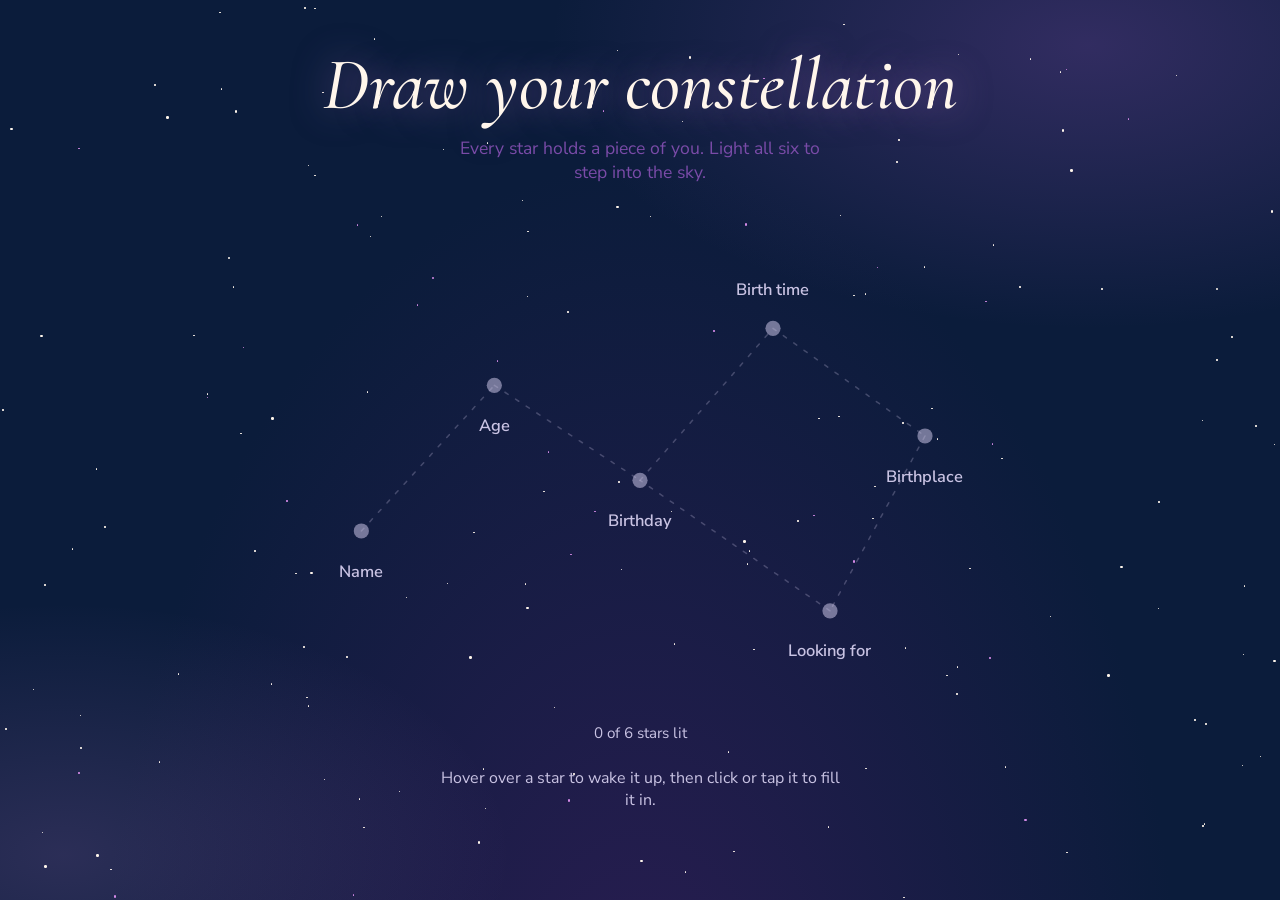
<file: profile.html>
<!DOCTYPE html>
<html lang="en">
<head>
  <meta charset="UTF-8">
  <meta name="viewport" content="width=device-width, initial-scale=1">
  <title>Draw your constellation | Written in the Stars</title>
  <link rel="preconnect" href="https://fonts.googleapis.com">
  <link rel="preconnect" href="https://fonts.gstatic.com" crossorigin>
  <link href="https://fonts.googleapis.com/css2?family=Cormorant+Garamond:ital,wght@0,500;0,600;1,500&family=Nunito+Sans:wght@400;600;700&display=swap" rel="stylesheet">
  <link rel="stylesheet" href="profile.css">
</head>
<body>

  <!-- Twinkling background stars (made by profile.js) -->
  <div id="sky-bg" aria-hidden="true"></div>

  <main class="page">

    <!-- ========== TITLE ========== -->
    <header class="title-block">
      <h1>Draw your constellation</h1>
      <p id="subtitle" class="subtitle">Every star holds a piece of you. Light all six to step into the sky.</p>
    </header>

    <!-- ========== THE CONSTELLATION ========== -->
    <!-- The stars and lines get drawn here by profile.js -->
    <svg id="constellation" viewBox="0 0 600 400" aria-label="Your profile constellation. Each star is one question.">
      <defs>
        <filter id="soft" x="-100%" y="-100%" width="300%" height="300%">
          <feGaussianBlur stdDeviation="5" />
        </filter>
        <filter id="line-glow" x="-20%" y="-20%" width="140%" height="140%">
          <feGaussianBlur stdDeviation="2" result="blur" />
          <feMerge><feMergeNode in="blur" /><feMergeNode in="SourceGraphic" /></feMerge>
        </filter>
      </defs>
      <g id="links"></g>
      <g id="stars"></g>
    </svg>

    <p id="progress" class="progress" aria-live="polite"></p>

    <!-- ========== SHOWS BEFORE YOU PICK A STAR ========== -->
    <p id="intro" class="intro">Hover over a star to wake it up, then click or tap it to fill it in.</p>

    <!-- ========== QUESTION PANEL (one star at a time) ========== -->
    <section id="panel" class="panel" hidden>
      <button type="button" class="close" id="close-panel" aria-label="Close">&times;</button>
      <form id="star-form" novalidate>
        <p id="panel-step" class="step"></p>
        <h2 id="panel-question"></h2>
        <div id="panel-fields" class="fields"></div>
        <p id="panel-error" class="error" aria-live="polite"></p>
        <button type="submit" class="btn">Light this star</button>
      </form>
    </section>

    <!-- ========== SHOWS WHEN ALL STARS ARE LIT ========== -->
    <div id="done" class="done" hidden>
      <button type="button" class="btn big" id="enter-sky">Enter the sky</button>
      <p id="saved-msg" class="hint" aria-live="polite"></p>
    </div>

  </main>

  <script src="profile.js"></script>
</body>
</html>
</file>
<file: profile.css>
/* ========== COLORS (change these to restyle everything) ========== */
:root {
  --night: #0B1C3B;       /* deepest background (team blue) */
  --deep: #132a52;        /* panel background */
  --violet: #7A4BA8;      /* purple glow (team purple) */
  --pink: #D58BE8;        /* main pink (team pink) */
  --blush: #f0d3f8;       /* light pink for lit stars */
  --starlight: #fff6ec;   /* bright text */
  --mist: #c9c3e3;        /* soft text */
}

* { box-sizing: border-box; margin: 0; }

body {
  min-height: 100vh;
  font-family: "Nunito Sans", system-ui, sans-serif;
  color: var(--starlight);
  background-color: var(--night);
  /* soft purple and pink "nebula" clouds */
  background-image:
    radial-gradient(ellipse 60% 45% at 85% 5%, rgba(122, 75, 168, 0.35), transparent 70%),
    radial-gradient(ellipse 50% 40% at 5% 95%, rgba(213, 139, 232, 0.16), transparent 70%),
    radial-gradient(ellipse at 50% 120%, #2a1d52 0%, var(--night) 60%);
  background-attachment: fixed;
}

[hidden] { display: none !important; }

/* ========== PAGE LAYOUT ========== */
.page {
  max-width: 860px;
  margin: 0 auto;
  padding: 3rem 1.25rem 4rem;
  display: flex;
  flex-direction: column;
  align-items: center;
  text-align: center;
}

/* ========== TITLE ========== */
h1 {
  font-family: "Cormorant Garamond", Georgia, serif;
  font-style: italic;
  font-weight: 500;
  font-size: clamp(2.6rem, 7vw, 4.6rem);
  line-height: 1;
  text-shadow: 0 0 36px rgba(213, 139, 232, 0.5);
}

.subtitle {
  margin-top: 0.9rem;
  color: var(--violet);
  font-size: 1.1rem;
  max-width: 36ch;
  margin-inline: auto;
}

/* ========== THE CONSTELLATION ========== */
#constellation {
  width: 100%;
  max-width: 760px;
  height: auto;
  margin-top: 1.5rem;
  overflow: visible;
}

/* Dotted guide lines (before stars are lit) */
.link-base {
  stroke: rgba(201, 195, 227, 0.28);
  stroke-width: 1.2;
  stroke-dasharray: 3 7;
  stroke-linecap: round;
}

/* Glowing lines that draw themselves between lit stars */
.link-glow {
  stroke: var(--pink);
  stroke-width: 1.6;
  stroke-linecap: round;
  filter: url(#line-glow);
  transition: stroke-dashoffset 1s ease;
}
#constellation.complete .link-glow { stroke: var(--blush); stroke-width: 2; }

/* Each star */
.star { cursor: pointer; outline: none; }
.star .hit { fill: transparent; }              /* big invisible circle = easy to hover */
.star .body { transform-box: fill-box; transform-origin: center; transition: transform 0.3s ease; }
.star .halo { fill: var(--pink); filter: url(#soft); opacity: 0; transition: opacity 0.3s; }
.star .core { fill: var(--mist); opacity: 0.55; transition: fill 0.3s, opacity 0.3s; }
.star .ring { fill: none; stroke: var(--blush); stroke-width: 1.2; opacity: 0; }

.star-label {
  fill: var(--mist);
  font: 600 13px "Nunito Sans", system-ui, sans-serif;
  text-anchor: middle;
  pointer-events: none;
  transition: fill 0.3s;
}

/* Hover / keyboard focus / currently open: star wakes up */
.star:hover .body, .star:focus-visible .body, .star.active .body { transform: scale(1.4); }
.star:hover .halo, .star:focus-visible .halo, .star.active .halo { opacity: 0.75; }
.star:hover .core, .star:focus-visible .core, .star.active .core { fill: var(--starlight); opacity: 1; }
.star:hover .star-label, .star:focus-visible .star-label, .star.active .star-label { fill: var(--starlight); }
.star:focus-visible .ring { opacity: 1; }
.star.active .ring { opacity: 0.9; animation: pulse 1.8s ease-in-out infinite; }

/* Filled in: star stays lit pink */
.star.lit .core { fill: var(--blush); opacity: 1; }
.star.lit .halo { opacity: 0.55; }
.star.lit .star-label { fill: var(--blush); font-weight: 700; }

@keyframes pulse { 50% { opacity: 0.25; } }

/* ========== TEXT UNDER THE CONSTELLATION ========== */
.progress { margin-top: 0.5rem; color: var(--mist); font-size: 0.95rem; }
.intro { margin-top: 1.5rem; color: var(--mist); max-width: 40ch; }

/* ========== QUESTION PANEL ========== */
.panel {
  position: relative;
  margin-top: 1.5rem;
  width: min(440px, 100%);
  text-align: left;
  background: rgba(19, 42, 82, 0.8);
  border: 1px solid rgba(201, 195, 227, 0.22);
  border-radius: 22px;
  padding: 1.75rem;
  backdrop-filter: blur(8px);
  box-shadow: 0 0 60px rgba(122, 75, 168, 0.18);
  animation: rise 0.35s ease-out;
}
@keyframes rise { from { opacity: 0; transform: translateY(8px); } }

.step { color: var(--pink); font-size: 0.85rem; font-weight: 700; }

h2 {
  font-family: "Cormorant Garamond", Georgia, serif;
  font-weight: 600;
  font-size: 1.9rem;
  line-height: 1.15;
  margin: 0.25rem 0 1.1rem;
}

.close {
  position: absolute;
  top: 0.7rem;
  right: 1rem;
  background: none;
  border: none;
  color: var(--mist);
  font-size: 1.7rem;
  cursor: pointer;
}

.fields { display: grid; gap: 1rem; }

.field { display: grid; gap: 0.4rem; color: var(--mist); font-size: 0.92rem; }

input[type="text"], input:not([type]), input[type="number"], input[type="date"], input[type="time"], select {
  width: 100%;
  background: rgba(11, 28, 59, 0.9);
  border: 1px solid rgba(201, 195, 227, 0.35);
  color: var(--starlight);
  padding: 0.75rem 0.9rem;
  border-radius: 12px;
  font: inherit;
  font-size: 1rem;
  color-scheme: dark;  /* dark date and time pickers */
}
input:disabled { opacity: 0.4; }

.check { display: flex; align-items: center; gap: 0.55rem; color: var(--mist); font-size: 0.92rem; }
.check input { width: 1.1rem; height: 1.1rem; accent-color: var(--pink); }

.hint { color: var(--mist); font-size: 0.85rem; line-height: 1.45; }
.error { color: #ffb8c6; font-size: 0.9rem; }
.error:empty { display: none; }

/* Friends / romance pill buttons */
.choices { border: none; padding: 0; display: flex; flex-wrap: wrap; gap: 0.5rem; }
.choices legend { color: var(--mist); font-size: 0.92rem; margin-bottom: 0.5rem; }
.chip {
  display: inline-flex;
  align-items: center;
  gap: 0.45rem;
  padding: 0.5rem 1rem;
  border-radius: 999px;
  border: 1px solid rgba(201, 195, 227, 0.35);
  color: var(--mist);
  cursor: pointer;
  transition: background 0.2s, color 0.2s, border-color 0.2s;
}
.chip input { accent-color: var(--pink); }
.chip:has(input:checked) { background: rgba(213, 139, 232, 0.18); border-color: var(--pink); color: var(--starlight); }

.romance-extra {
  display: grid;
  gap: 1rem;
  padding-left: 0.9rem;
  border-left: 2px solid rgba(213, 139, 232, 0.4);
}

/* ========== BUTTONS ========== */
.btn {
  margin-top: 1.25rem;
  background: var(--pink);
  color: var(--night);
  border: none;
  border-radius: 999px;
  padding: 0.85em 1.8em;
  font: 700 1rem "Nunito Sans", system-ui, sans-serif;
  cursor: pointer;
  box-shadow: 0 0 24px rgba(213, 139, 232, 0.35);
  transition: background 0.2s;
}
.btn:hover { background: var(--blush); }
.btn.big { font-size: 1.1rem; padding: 1em 2.4em; }

button:focus-visible, input:focus-visible, select:focus-visible {
  outline: 2px solid var(--starlight);
  outline-offset: 3px;
}

.done { margin-top: 1.5rem; display: grid; justify-items: center; gap: 0.75rem; }

/* ========== TWINKLING BACKGROUND ========== */
#sky-bg { position: fixed; inset: 0; z-index: -1; pointer-events: none; }
.twinkle {
  position: absolute;
  border-radius: 50%;
  background: var(--starlight);
  animation: twinkle 3.5s ease-in-out infinite alternate;
}
.twinkle.pink { background: var(--pink); }
@keyframes twinkle { from { opacity: 0.1; } to { opacity: 0.85; } }

/* ========== ACCESSIBILITY: less motion if the user asks ========== */
@media (prefers-reduced-motion: reduce) {
  *, *::before, *::after { animation: none !important; transition: none !important; }
}
</file>
